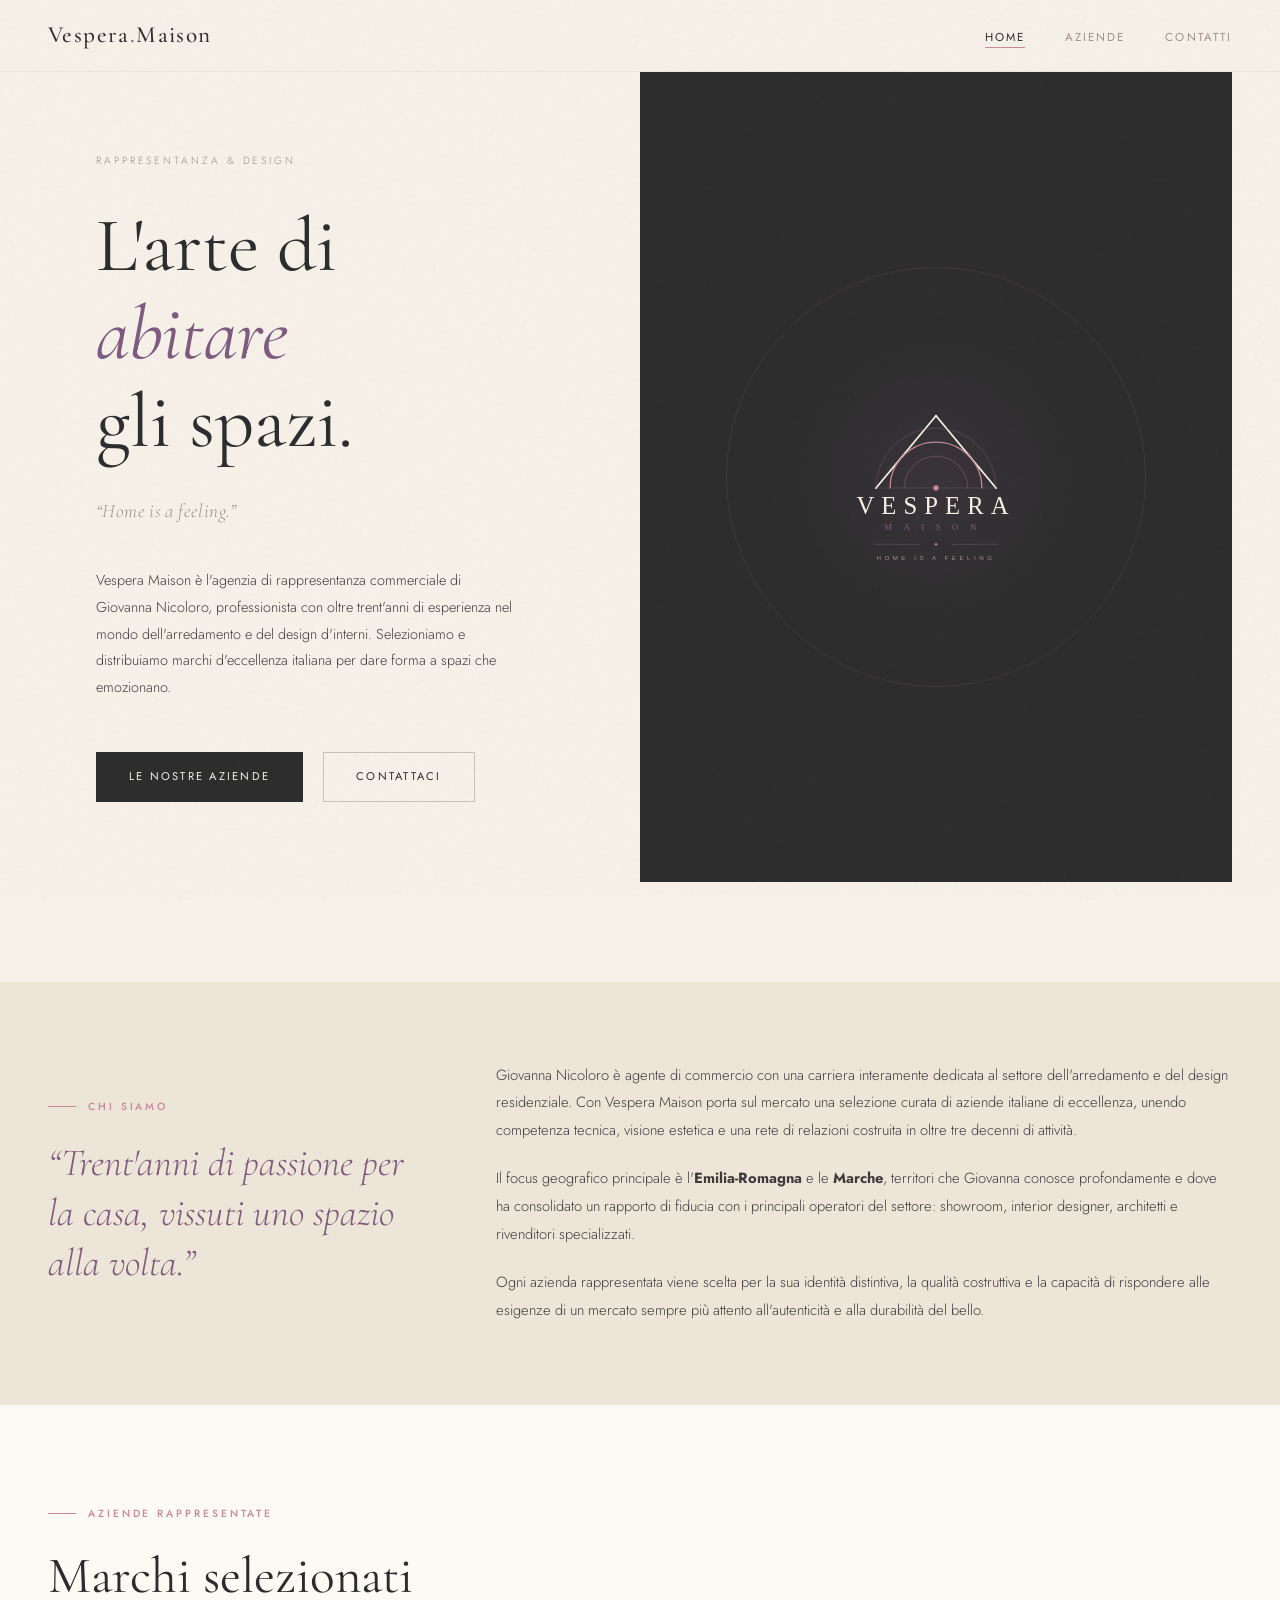
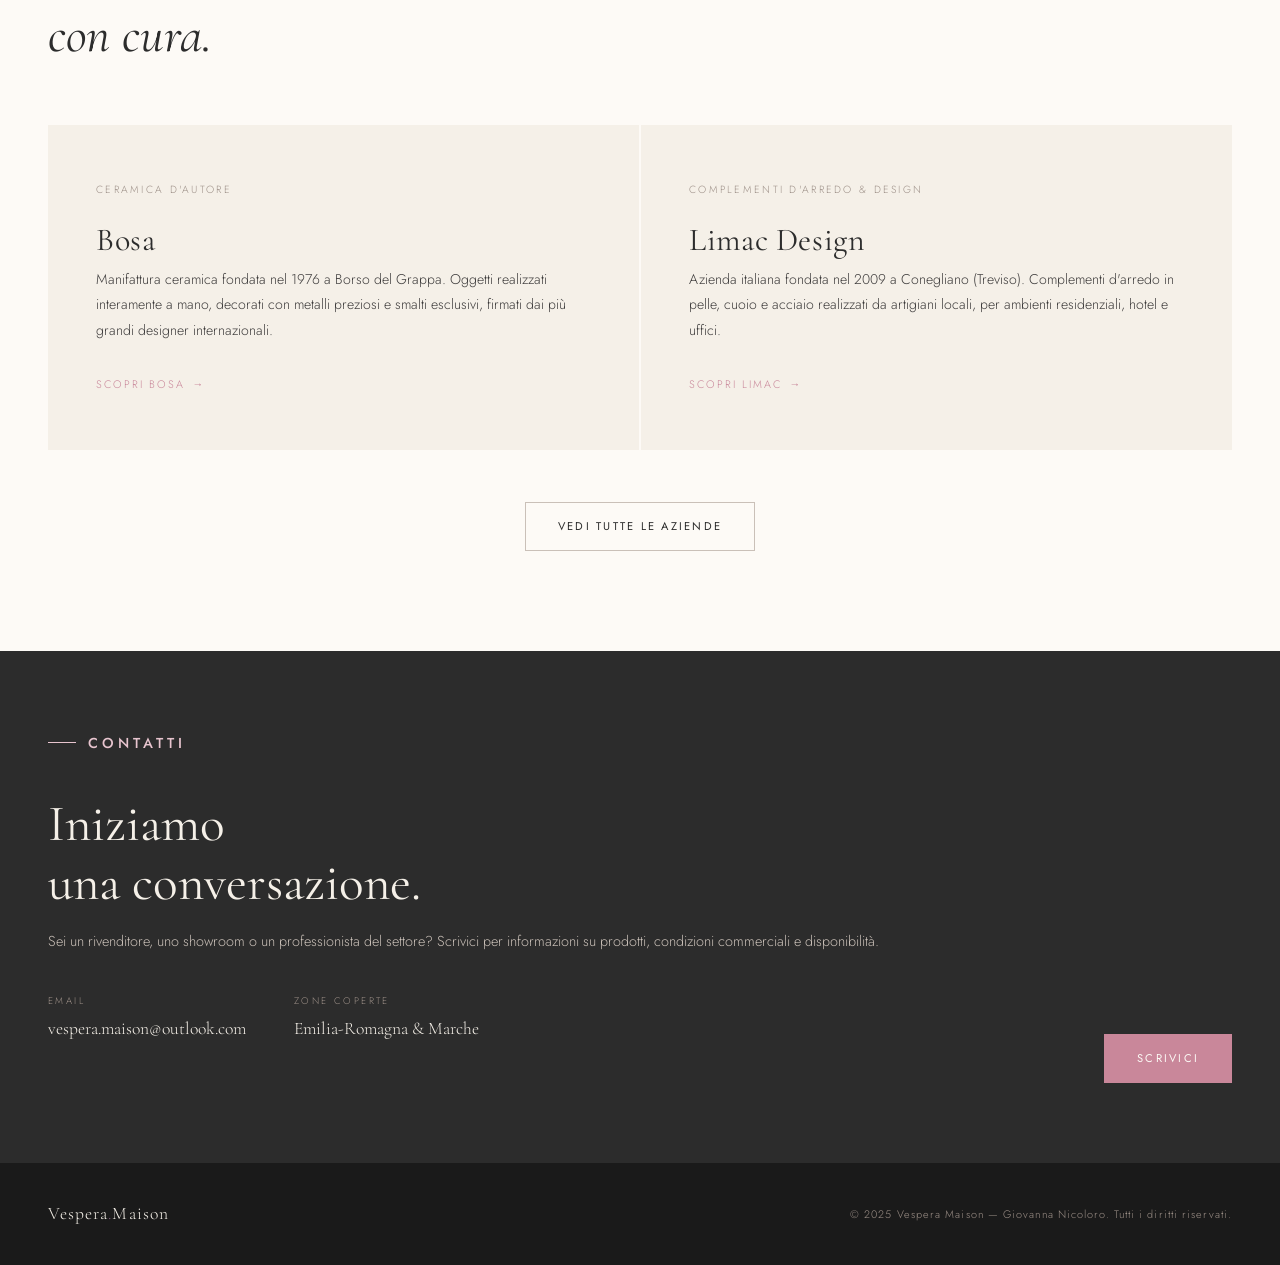
<file: index.html>
<!DOCTYPE html>
<html lang="it">
<head>
  <meta charset="UTF-8" />
  <meta name="viewport" content="width=device-width, initial-scale=1.0" />
  <title>Vespera Maison — Home is a Feeling</title>
  <meta name="description" content="Vespera Maison rappresenta marchi d'eccellenza nel mondo dell'arredamento e del design. Agente di commercio con esperienza trentennale.">
  <link rel="icon" type="image/svg+xml" href="favicon.svg" />
  <link rel="stylesheet" href="style.css" />
</head>
<body>

  <!-- NAV -->
  <nav id="navbar">
    <a class="nav-brand" href="index.html">Vespera<span>.</span>Maison</a>
    <button class="nav-toggle" id="navToggle" aria-label="Menu">
      <span></span><span></span><span></span>
    </button>
    <ul class="nav-links" id="navLinks">
      <li><a href="index.html" class="active">Home</a></li>
      <li><a href="aziende.html">Aziende</a></li>
      <li><a href="contatti.html">Contatti</a></li>
    </ul>
  </nav>

  <!-- HERO -->
  <section class="hero">
    <div class="hero-left">
      <p class="hero-eyebrow">Rappresentanza &amp; Design</p>
      <h1 class="hero-title">
        L'arte di<br>
        <em>abitare</em><br>
        gli spazi.
      </h1>
      <p class="hero-tagline">&ldquo;Home is a feeling.&rdquo;</p>
      <p class="hero-desc">
        Vespera Maison è l'agenzia di rappresentanza commerciale di Giovanna Nicoloro, 
        professionista con oltre trent'anni di esperienza nel mondo dell'arredamento 
        e del design d'interni. Selezioniamo e distribuiamo marchi d'eccellenza italiana 
        per dare forma a spazi che emozionano.
      </p>
      <div class="hero-ctas">
        <a href="aziende.html" class="btn btn-dark">Le nostre aziende</a>
        <a href="contatti.html" class="btn btn-outline">Contattaci</a>
      </div>
    </div>
    <div class="hero-right">
      <div class="hero-right-inner">
        <img src="logo.svg" alt="Vespera Maison" style="width:300px; max-width:85%;" />
      </div>
    </div>
  </section>

  <!-- ABOUT STRIP -->
  <section class="about-strip">
    <div class="container">
      <div class="about-grid">
        <div>
          <p class="section-label">Chi siamo</p>
          <blockquote class="about-quote">
            &ldquo;Trent'anni di passione per la casa, vissuti uno spazio alla volta.&rdquo;
          </blockquote>
        </div>
        <div class="about-text">
          <p>
            Giovanna Nicoloro è agente di commercio con una carriera interamente dedicata 
            al settore dell'arredamento e del design residenziale. Con Vespera Maison porta 
            sul mercato una selezione curata di aziende italiane di eccellenza, unendo 
            competenza tecnica, visione estetica e una rete di relazioni costruita in 
            oltre tre decenni di attività.
          </p>
          <p>
            Il focus geografico principale è l'<strong>Emilia-Romagna</strong> e le <strong>Marche</strong>, 
            territori che Giovanna conosce profondamente e dove ha consolidato un rapporto 
            di fiducia con i principali operatori del settore: showroom, interior designer, 
            architetti e rivenditori specializzati.
          </p>
          <p>
            Ogni azienda rappresentata viene scelta per la sua identità distintiva, la qualità 
            costruttiva e la capacità di rispondere alle esigenze di un mercato sempre più 
            attento all'autenticità e alla durabilità del bello.
          </p>
        </div>
      </div>
    </div>
  </section>

  <!-- BRANDS PREVIEW -->
  <section class="brands-preview">
    <div class="container">
      <p class="section-label fade-up">Aziende rappresentate</p>
      <h2 class="fade-up">Marchi selezionati<br><em>con cura.</em></h2>
    </div>
    <div class="brands-grid" style="margin-top:60px;">
      <div class="brand-card fade-up" onclick="location.href='aziende.html#bosa'">
        <p class="brand-category">Ceramica d'autore</p>
        <h3 class="brand-name">Bosa</h3>
        <p class="brand-desc">
          Manifattura ceramica fondata nel 1976 a Borso del Grappa. Oggetti realizzati 
          interamente a mano, decorati con metalli preziosi e smalti esclusivi, firmati 
          dai più grandi designer internazionali.
        </p>
        <span class="brand-link-arrow">Scopri Bosa</span>
      </div>
      <div class="brand-card fade-up" onclick="location.href='aziende.html#limac'">
        <p class="brand-category">Complementi d'arredo &amp; Design</p>
        <h3 class="brand-name">Limac Design</h3>
        <p class="brand-desc">
          Azienda italiana fondata nel 2009 a Conegliano (Treviso). Complementi d'arredo 
          in pelle, cuoio e acciaio realizzati da artigiani locali, per ambienti residenziali, 
          hotel e uffici.
        </p>
        <span class="brand-link-arrow">Scopri Limac</span>
      </div>
    </div>
    <div style="text-align:center; margin-top: 52px;">
      <a href="aziende.html" class="btn btn-outline">Vedi tutte le aziende</a>
    </div>
  </section>

  <!-- CONTACTS STRIP -->
  <section class="contacts-strip">
    <div class="container">
      <div style="display:grid; grid-template-columns:1fr auto; gap:40px; align-items:end; flex-wrap:wrap;">
        <div>
          <p class="section-label">Contatti</p>
          <h2>Iniziamo<br>una conversazione.</h2>
          <p style="margin-top:16px;">
            Sei un rivenditore, uno showroom o un professionista del settore? 
            Scrivici per informazioni su prodotti, condizioni commerciali e disponibilità.
          </p>
          <div class="contacts-inline" style="margin-top:40px;">
            <div class="contact-item">
              <span class="contact-item-label">Email</span>
              <span class="contact-item-value">
                <a href="mailto:vespera.maison@outlook.com">vespera.maison@outlook.com</a>
              </span>
            </div>
            <div class="contact-item">
              <span class="contact-item-label">Zone coperte</span>
              <span class="contact-item-value">Emilia-Romagna &amp; Marche</span>
            </div>
          </div>
        </div>
        <div>
          <a href="contatti.html" class="btn btn-rosa">Scrivici</a>
        </div>
      </div>
    </div>
  </section>

  <!-- FOOTER -->
  <footer>
    <span class="footer-brand">Vespera<span>.</span>Maison</span>
    <span class="footer-copy">&copy; 2025 Vespera Maison — Giovanna Nicoloro. Tutti i diritti riservati.</span>
  </footer>

  <script>
    // Nav scroll
    const navbar = document.getElementById('navbar');
    window.addEventListener('scroll', () => {
      navbar.classList.toggle('scrolled', window.scrollY > 20);
    });

    // Mobile toggle
    document.getElementById('navToggle').addEventListener('click', () => {
      document.getElementById('navLinks').classList.toggle('open');
    });

    // Fade-up on scroll
    const obs = new IntersectionObserver((entries) => {
      entries.forEach(e => { if (e.isIntersecting) e.target.classList.add('visible'); });
    }, { threshold: 0.12 });
    document.querySelectorAll('.fade-up').forEach(el => obs.observe(el));
  </script>

</body>
</html>
</file>
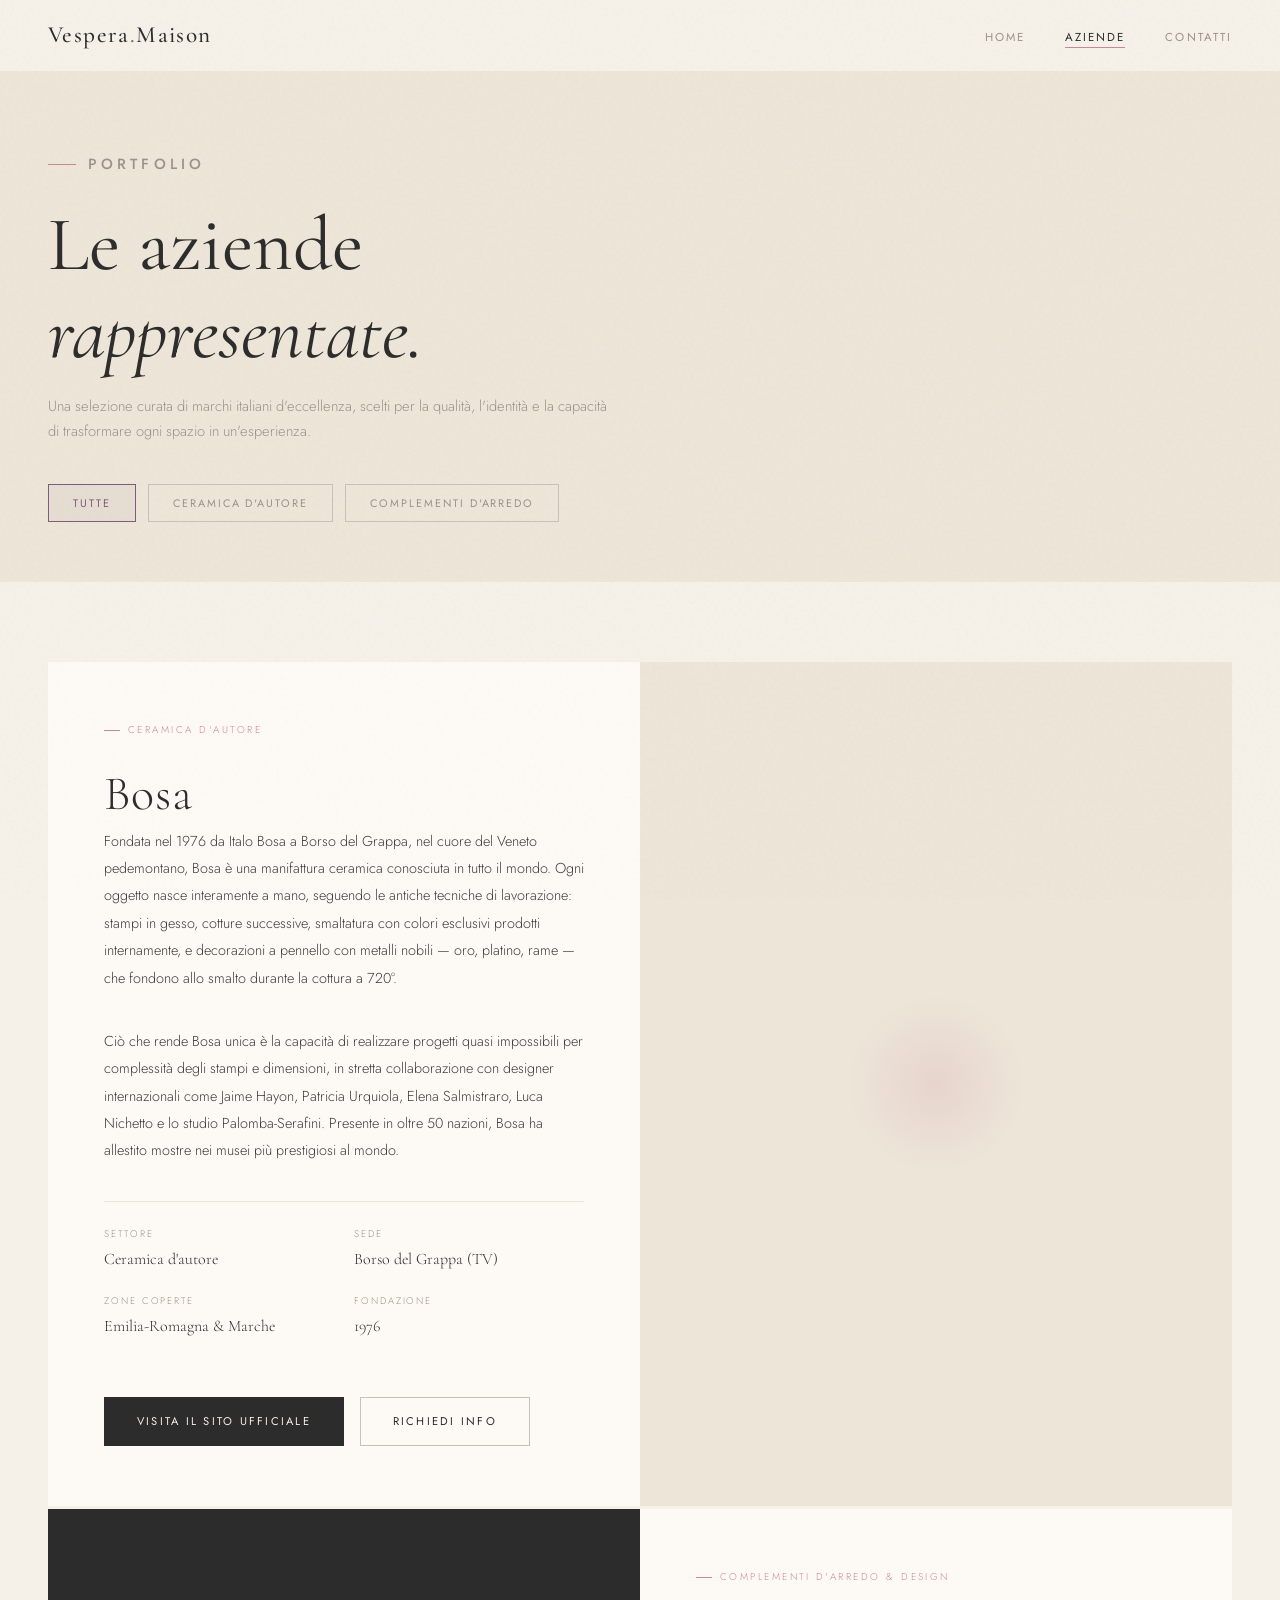
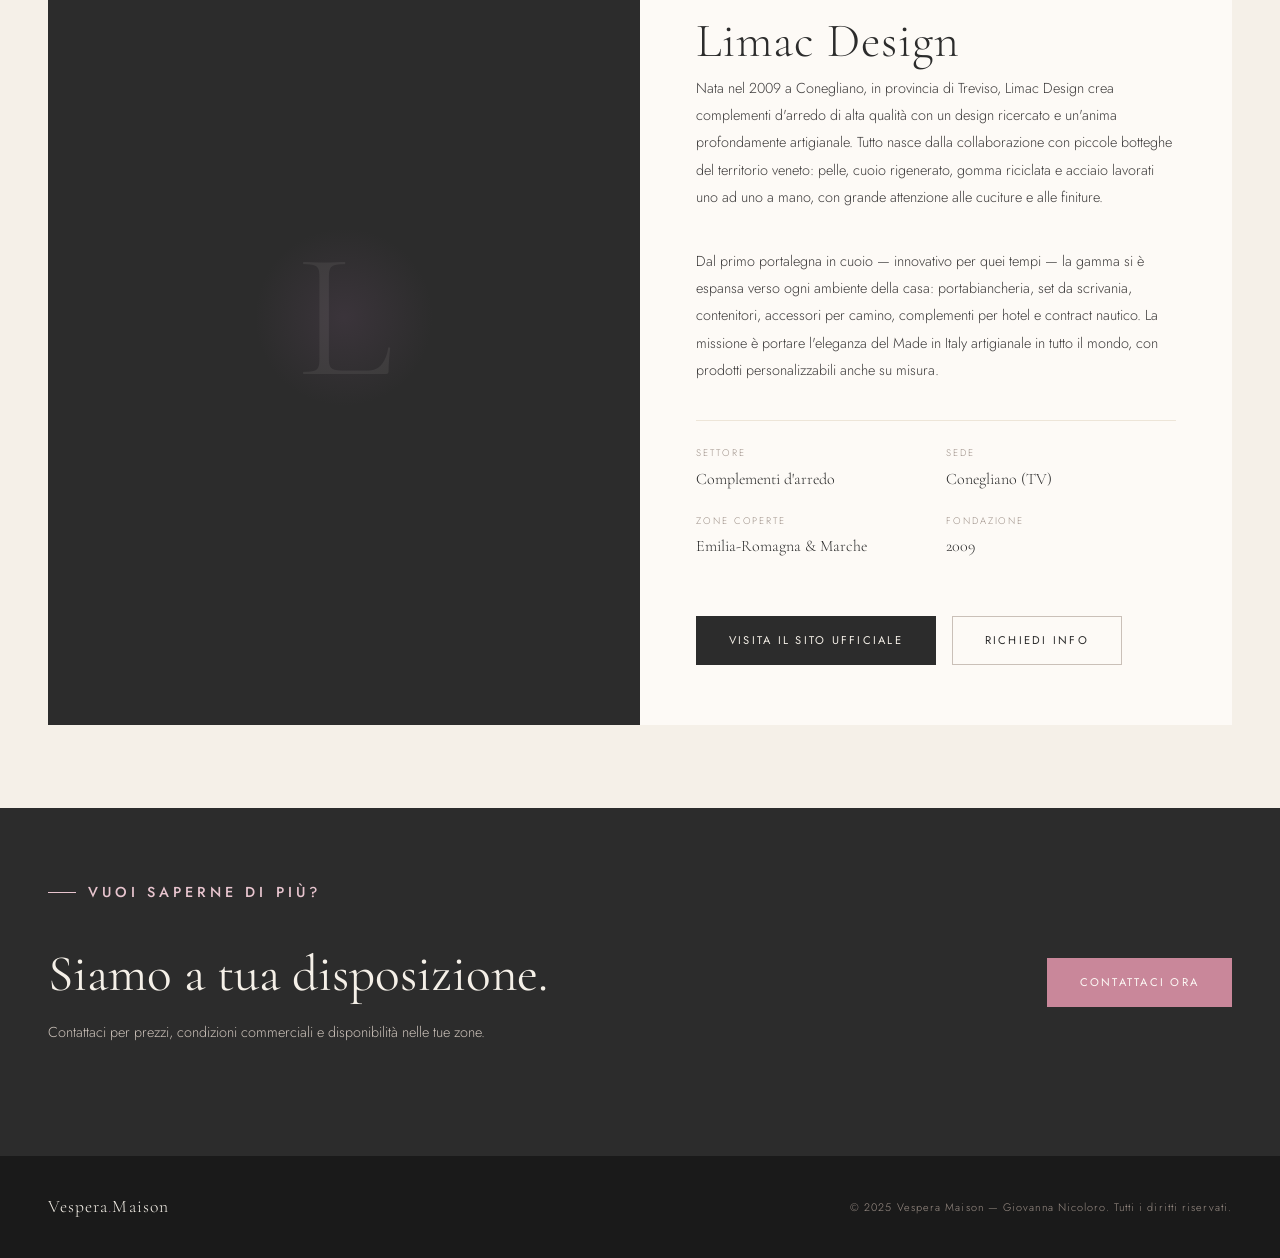
<file: aziende.html>
<!DOCTYPE html>
<html lang="it">
<head>
  <meta charset="UTF-8" />
  <meta name="viewport" content="width=device-width, initial-scale=1.0" />
  <title>Aziende — Vespera Maison</title>
  <meta name="description" content="Scopri le aziende rappresentate da Vespera Maison: Bosa e Limac Design. Eccellenza italiana nell'arredamento e nel design.">
  <link rel="icon" type="image/svg+xml" href="favicon.svg" />
  <link rel="stylesheet" href="style.css" /></head>
<body>

  <!-- NAV -->
  <nav id="navbar">
    <a class="nav-brand" href="index.html">Vespera<span>.</span>Maison</a>
    <button class="nav-toggle" id="navToggle" aria-label="Menu">
      <span></span><span></span><span></span>
    </button>
    <ul class="nav-links" id="navLinks">
      <li><a href="index.html">Home</a></li>
      <li><a href="aziende.html" class="active">Aziende</a></li>
      <li><a href="contatti.html">Contatti</a></li>
    </ul>
  </nav>

  <!-- PAGE HERO -->
  <div class="page-hero">
    <div class="container">
      <p class="section-label">Portfolio</p>
      <h1>Le aziende<br><em>rappresentate.</em></h1>
      <p>
        Una selezione curata di marchi italiani d'eccellenza, scelti per la qualità, 
        l'identità e la capacità di trasformare ogni spazio in un'esperienza.
      </p>

      <!-- FILTER BAR -->
      <div class="filter-bar">
        <button class="filter-btn active" data-filter="all">Tutte</button>
        <button class="filter-btn" data-filter="ceramica">Ceramica d'autore</button>
        <button class="filter-btn" data-filter="complementi">Complementi d'arredo</button>
      </div>
    </div>
  </div>

  <!-- BRANDS -->
  <section class="brands-section">
    <div class="container">

      <!-- BOSA -->
      <div class="brand-detail-card fade-up" id="bosa" data-category="ceramica">
        <div class="brand-detail-info">
          <div>
            <p class="brand-detail-tag">Ceramica d'autore</p>
            <h2 class="brand-detail-name">Bosa</h2>
            <p class="brand-detail-desc">
              Fondata nel 1976 da Italo Bosa a Borso del Grappa, nel cuore del Veneto pedemontano, 
              Bosa è una manifattura ceramica conosciuta in tutto il mondo. Ogni oggetto nasce 
              interamente a mano, seguendo le antiche tecniche di lavorazione: stampi in gesso, 
              cotture successive, smaltatura con colori esclusivi prodotti internamente, e 
              decorazioni a pennello con metalli nobili — oro, platino, rame — che fondono 
              allo smalto durante la cottura a 720°.
            </p>
            <p class="brand-detail-desc">
              Ciò che rende Bosa unica è la capacità di realizzare progetti quasi impossibili 
              per complessità degli stampi e dimensioni, in stretta collaborazione con designer 
              internazionali come Jaime Hayon, Patricia Urquiola, Elena Salmistraro, Luca Nichetto 
              e lo studio Palomba-Serafini. Presente in oltre 50 nazioni, Bosa ha allestito 
              mostre nei musei più prestigiosi al mondo.
            </p>
          </div>
          <div>
            <div class="brand-detail-meta">
              <div>
                <p class="meta-item-label">Settore</p>
                <p class="meta-item-value">Ceramica d'autore</p>
              </div>
              <div>
                <p class="meta-item-label">Sede</p>
                <p class="meta-item-value">Borso del Grappa (TV)</p>
              </div>
              <div>
                <p class="meta-item-label">Zone coperte</p>
                <p class="meta-item-value">Emilia-Romagna &amp; Marche</p>
              </div>
              <div>
                <p class="meta-item-label">Fondazione</p>
                <p class="meta-item-value">1976</p>
              </div>
            </div>
            <div style="display:flex; gap:16px; flex-wrap:wrap;">
              <a href="https://www.bosatrade.com/" target="_blank" rel="noopener" class="btn btn-dark">
                Visita il sito ufficiale
              </a>
              <a href="contatti.html" class="btn btn-outline">Richiedi info</a>
            </div>
          </div>
        </div>
        <div class="brand-detail-visual">
          <span class="brand-visual-letter">B</span>
          <div class="brand-visual-accent"></div>
        </div>
      </div>

      <!-- LIMAC -->
      <div class="brand-detail-card fade-up" id="limac" data-category="complementi">
        <div class="brand-detail-visual dark">
          <span class="brand-visual-letter">L</span>
          <div class="brand-visual-accent" style="background: radial-gradient(circle, var(--viola) 0%, transparent 70%);"></div>
        </div>
        <div class="brand-detail-info">
          <div>
            <p class="brand-detail-tag">Complementi d'arredo &amp; Design</p>
            <h2 class="brand-detail-name">Limac Design</h2>
            <p class="brand-detail-desc">
              Nata nel 2009 a Conegliano, in provincia di Treviso, Limac Design crea complementi 
              d'arredo di alta qualità con un design ricercato e un'anima profondamente artigianale. 
              Tutto nasce dalla collaborazione con piccole botteghe del territorio veneto: 
              pelle, cuoio rigenerato, gomma riciclata e acciaio lavorati uno ad uno a mano, 
              con grande attenzione alle cuciture e alle finiture.
            </p>
            <p class="brand-detail-desc">
              Dal primo portalegna in cuoio — innovativo per quei tempi — la gamma si è espansa 
              verso ogni ambiente della casa: portabiancheria, set da scrivania, contenitori, 
              accessori per camino, complementi per hotel e contract nautico. La missione è 
              portare l'eleganza del Made in Italy artigianale in tutto il mondo, con prodotti 
              personalizzabili anche su misura.
            </p>
          </div>
          <div>
            <div class="brand-detail-meta">
              <div>
                <p class="meta-item-label">Settore</p>
                <p class="meta-item-value">Complementi d'arredo</p>
              </div>
              <div>
                <p class="meta-item-label">Sede</p>
                <p class="meta-item-value">Conegliano (TV)</p>
              </div>
              <div>
                <p class="meta-item-label">Zone coperte</p>
                <p class="meta-item-value">Emilia-Romagna &amp; Marche</p>
              </div>
              <div>
                <p class="meta-item-label">Fondazione</p>
                <p class="meta-item-value">2009</p>
              </div>
            </div>
            <div style="display:flex; gap:16px; flex-wrap:wrap;">
              <a href="https://www.limacdesign.com/" target="_blank" rel="noopener" class="btn btn-dark">
                Visita il sito ufficiale
              </a>
              <a href="contatti.html" class="btn btn-outline">Richiedi info</a>
            </div>
          </div>
        </div>
      </div>

    </div>
  </section>

  <!-- CTA BOTTOM -->
  <section class="contacts-strip" style="padding: 72px 48px;">
    <div class="container" style="display:flex; justify-content:space-between; align-items:center; flex-wrap:wrap; gap:32px;">
      <div>
        <p class="section-label">Vuoi saperne di più?</p>
        <h2 style="color:var(--crema);">Siamo a tua disposizione.</h2>
        <p style="margin-top:12px;">Contattaci per prezzi, condizioni commerciali e disponibilità nelle tue zone.</p>
      </div>
      <a href="contatti.html" class="btn btn-rosa">Contattaci ora</a>
    </div>
  </section>

  <!-- FOOTER -->
  <footer>
    <span class="footer-brand">Vespera<span>.</span>Maison</span>
    <span class="footer-copy">&copy; 2025 Vespera Maison — Giovanna Nicoloro. Tutti i diritti riservati.</span>
  </footer>

  <script>
    // Nav
    const navbar = document.getElementById('navbar');
    window.addEventListener('scroll', () => {
      navbar.classList.toggle('scrolled', window.scrollY > 20);
    });
    document.getElementById('navToggle').addEventListener('click', () => {
      document.getElementById('navLinks').classList.toggle('open');
    });

    // Filter
    const filterBtns = document.querySelectorAll('.filter-btn');
    const cards = document.querySelectorAll('.brand-detail-card');

    filterBtns.forEach(btn => {
      btn.addEventListener('click', () => {
        filterBtns.forEach(b => b.classList.remove('active'));
        btn.classList.add('active');
        const f = btn.dataset.filter;
        cards.forEach(card => {
          if (f === 'all' || card.dataset.category === f) {
            card.classList.remove('hidden');
          } else {
            card.classList.add('hidden');
          }
        });
      });
    });

    // Anchor scroll
    if (window.location.hash) {
      setTimeout(() => {
        const el = document.querySelector(window.location.hash);
        if (el) el.scrollIntoView({ behavior: 'smooth', block: 'start' });
      }, 300);
    }

    // Fade-up
    const obs = new IntersectionObserver((entries) => {
      entries.forEach(e => { if (e.isIntersecting) e.target.classList.add('visible'); });
    }, { threshold: 0.1 });
    document.querySelectorAll('.fade-up').forEach(el => obs.observe(el));
  </script>

</body>
</html>
</file>
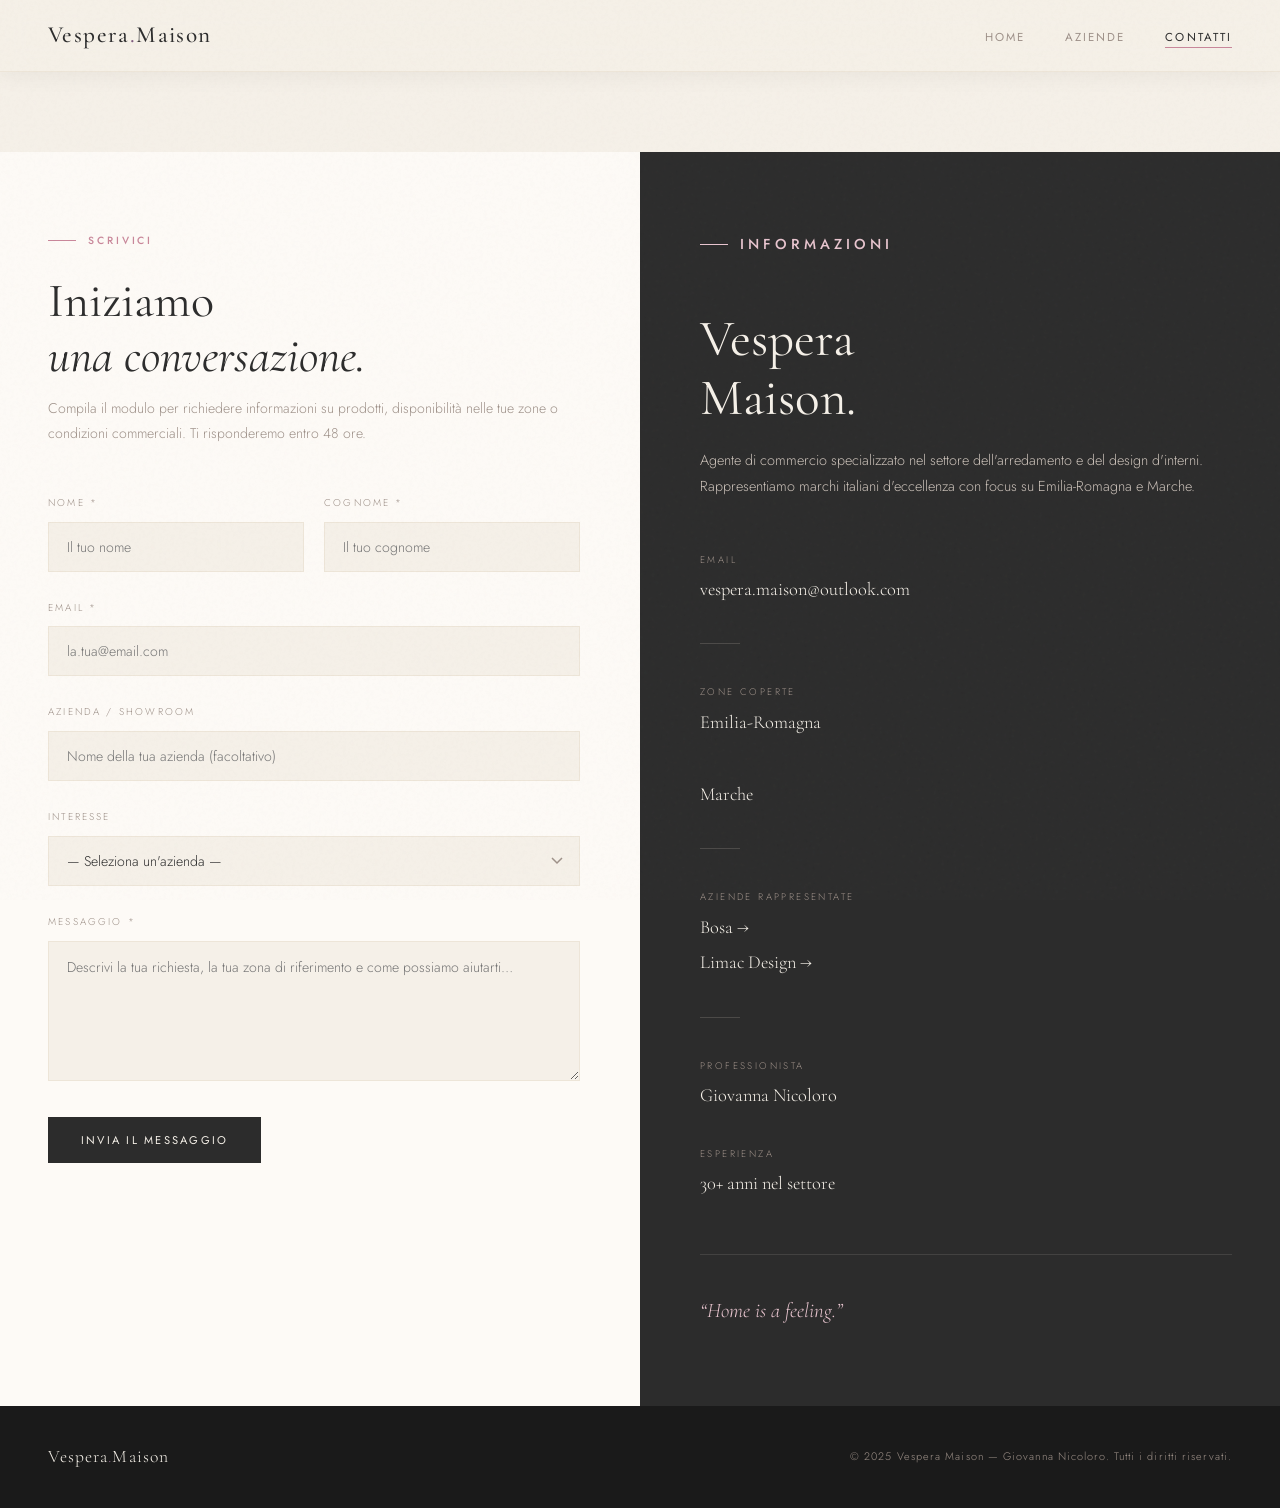
<file: contatti.html>
<!DOCTYPE html>
<html lang="it">
<head>
  <meta charset="UTF-8" />
  <meta name="viewport" content="width=device-width, initial-scale=1.0" />
  <title>Contatti — Vespera Maison</title>
  <meta name="description" content="Contatta Vespera Maison per informazioni su Bosa e Limac Design. Agente di commercio per Emilia-Romagna e Marche.">
  <link rel="icon" type="image/svg+xml" href="favicon.svg" />
  <link rel="stylesheet" href="style.css" /></head>
<body>

  <!-- NAV -->
  <nav id="navbar" class="scrolled">
    <a class="nav-brand" href="index.html">Vespera<span>.</span>Maison</a>
    <button class="nav-toggle" id="navToggle" aria-label="Menu">
      <span></span><span></span><span></span>
    </button>
    <ul class="nav-links" id="navLinks">
      <li><a href="index.html">Home</a></li>
      <li><a href="aziende.html">Aziende</a></li>
      <li><a href="contatti.html" class="active">Contatti</a></li>
    </ul>
  </nav>

  <!-- CONTACTS LAYOUT -->
  <main class="contacts-page">

    <!-- FORM COLUMN -->
    <div class="contacts-form-col">
      <p class="section-label">Scrivici</p>
      <h1 style="font-size: clamp(2rem, 4vw, 3rem); margin-bottom: 12px;">
        Iniziamo<br><em>una conversazione.</em>
      </h1>
      <p style="color: var(--tortora); font-size:0.88rem; margin-bottom: 48px; line-height:1.8;">
        Compila il modulo per richiedere informazioni su prodotti, disponibilità 
        nelle tue zone o condizioni commerciali. Ti risponderemo entro 48 ore.
      </p>

      <!-- FORMSPREE FORM — sostituisci YOUR_FORM_ID con il tuo ID Formspree -->
      <form id="contactForm" action="https://formspree.io/f/xzdwnwap" method="POST">

        <div style="display:grid; grid-template-columns:1fr 1fr; gap:20px;">
          <div class="form-group">
            <label class="form-label" for="nome">Nome *</label>
            <input class="form-input" type="text" id="nome" name="nome" required placeholder="Il tuo nome" />
          </div>
          <div class="form-group">
            <label class="form-label" for="cognome">Cognome *</label>
            <input class="form-input" type="text" id="cognome" name="cognome" required placeholder="Il tuo cognome" />
          </div>
        </div>

        <div class="form-group">
          <label class="form-label" for="email">Email *</label>
          <input class="form-input" type="email" id="email" name="email" required placeholder="la.tua@email.com" />
        </div>

        <div class="form-group">
          <label class="form-label" for="azienda">Azienda / Showroom</label>
          <input class="form-input" type="text" id="azienda" name="azienda" placeholder="Nome della tua azienda (facoltativo)" />
        </div>

        <div class="form-group">
          <label class="form-label" for="interesse">Interesse</label>
          <select class="form-select" id="interesse" name="interesse">
            <option value="">— Seleziona un'azienda —</option>
            <option value="bosa">Bosa</option>
            <option value="limac">Limac Design</option>
            <option value="entrambe">Entrambe le aziende</option>
            <option value="generale">Informazioni generali</option>
          </select>
        </div>

        <div class="form-group">
          <label class="form-label" for="messaggio">Messaggio *</label>
          <textarea class="form-textarea" id="messaggio" name="messaggio" required
            placeholder="Descrivi la tua richiesta, la tua zona di riferimento e come possiamo aiutarti…"></textarea>
        </div>

        <!-- Honeypot anti-spam -->
        <input type="text" name="_gotcha" style="display:none" />
        <input type="hidden" name="_subject" value="Nuova richiesta — Vespera Maison" />

        <div class="form-submit-row">
          <button type="submit" class="btn btn-dark">Invia il messaggio</button>
          <p class="form-success" id="formSuccess">
            ✓ Messaggio inviato. Ti risponderemo presto.
          </p>
        </div>

      </form>
    </div>

    <!-- INFO COLUMN -->
    <div class="contacts-info-col">
      <p class="section-label">Informazioni</p>
      <h2>Vespera<br>Maison.</h2>
      <p>
        Agente di commercio specializzato nel settore dell'arredamento e del design d'interni. 
        Rappresentiamo marchi italiani d'eccellenza con focus su Emilia-Romagna e Marche.
      </p>

      <div class="info-block">
        <p class="info-block-label">Email</p>
        <p class="info-block-value">
          <a href="mailto:vespera.maison@outlook.com">vespera.maison@outlook.com</a>
        </p>
      </div>

      <div class="info-divider"></div>

      <div class="info-block">
        <p class="info-block-label">Zone coperte</p>
        <p class="info-block-value">Emilia-Romagna</p>
      </div>

      <div class="info-block" style="margin-top:-16px;">
        <p class="info-block-label">&nbsp;</p>
        <p class="info-block-value">Marche</p>
      </div>

      <div class="info-divider"></div>

      <div class="info-block">
        <p class="info-block-label">Aziende rappresentate</p>
        <p class="info-block-value">
          <a href="https://www.bosatrade.com/" target="_blank" rel="noopener"
             style="display:block; margin-bottom:8px;">
            Bosa →
          </a>
          <a href="https://www.limacdesign.com/" target="_blank" rel="noopener">
            Limac Design →
          </a>
        </p>
      </div>

      <div class="info-divider"></div>

      <div class="info-block">
        <p class="info-block-label">Professionista</p>
        <p class="info-block-value">Giovanna Nicoloro</p>
      </div>

      <div class="info-block" style="margin-top:4px;">
        <p class="info-block-label">Esperienza</p>
        <p class="info-block-value">30+ anni nel settore</p>
      </div>

      <!-- Decorative quote -->
      <div style="margin-top: 56px; padding-top: 40px; border-top: 1px solid rgba(202,192,184,0.15);">
        <p style="font-family: var(--font-display); font-size: 1.3rem; font-style: italic; color: var(--rosa-lt); line-height: 1.5;">
          &ldquo;Home is a feeling.&rdquo;
        </p>
      </div>
    </div>

  </main>

  <!-- FOOTER -->
  <footer>
    <span class="footer-brand">Vespera<span>.</span>Maison</span>
    <span class="footer-copy">&copy; 2025 Vespera Maison — Giovanna Nicoloro. Tutti i diritti riservati.</span>
  </footer>

  <script>
    // Nav
    document.getElementById('navToggle').addEventListener('click', () => {
      document.getElementById('navLinks').classList.toggle('open');
    });

    // Form AJAX (Formspree)
    const form = document.getElementById('contactForm');
    form.addEventListener('submit', async (e) => {
      e.preventDefault();
      const btn = form.querySelector('button[type="submit"]');
      btn.textContent = 'Invio in corso…';
      btn.disabled = true;

      try {
        const resp = await fetch(form.action, {
          method: 'POST',
          body: new FormData(form),
          headers: { 'Accept': 'application/json' }
        });
        if (resp.ok) {
          form.reset();
          document.getElementById('formSuccess').classList.add('show');
          btn.textContent = 'Messaggio inviato ✓';
        } else {
          btn.textContent = 'Errore — riprova';
          btn.disabled = false;
        }
      } catch {
        btn.textContent = 'Errore — riprova';
        btn.disabled = false;
      }
    });
  </script>

</body>
</html>
</file>
<file: style.css>
/* ============================================================
   VESPERA MAISON — Stylesheet
   Palette: antracite, tortora, crema, viola/rosa
   ============================================================ */

@import url('https://fonts.googleapis.com/css2?family=Cormorant+Garamond:ital,wght@0,300;0,400;0,500;0,600;1,300;1,400&family=Jost:wght@200;300;400;500&display=swap');

/* ── Variables ── */
:root {
  --antracite:   #2c2c2c;
  --antracite-2: #3d3b3b;
  --tortora:     #9e9189;
  --tortora-lt:  #cac0b8;
  --crema:       #f5f0e8;
  --crema-dk:    #ede5d8;
  --viola:       #7e5a7e;
  --rosa:        #c9879a;
  --rosa-lt:     #e8c5cf;
  --white:       #fdfaf6;

  --font-display: 'Cormorant Garamond', Georgia, serif;
  --font-body:    'Jost', sans-serif;

  --nav-h: 72px;
  --max-w: 1200px;
  --transition: 0.35s cubic-bezier(0.25, 0.46, 0.45, 0.94);
}

/* ── Reset ── */
*, *::before, *::after { box-sizing: border-box; margin: 0; padding: 0; }
html { scroll-behavior: smooth; font-size: 16px; }
body {
  background: var(--crema);
  color: var(--antracite);
  font-family: var(--font-body);
  font-weight: 300;
  line-height: 1.7;
  -webkit-font-smoothing: antialiased;
}
img { display: block; max-width: 100%; }
a { color: inherit; text-decoration: none; }
ul { list-style: none; }

/* ── Noise texture overlay ── */
body::before {
  content: '';
  position: fixed;
  inset: 0;
  background-image: url("data:image/svg+xml,%3Csvg viewBox='0 0 256 256' xmlns='http://www.w3.org/2000/svg'%3E%3Cfilter id='n'%3E%3CfeTurbulence type='fractalNoise' baseFrequency='0.9' numOctaves='4' stitchTiles='stitch'/%3E%3C/filter%3E%3Crect width='100%25' height='100%25' filter='url(%23n)' opacity='0.04'/%3E%3C/svg%3E");
  pointer-events: none;
  z-index: 9999;
  opacity: 0.5;
}

/* ── Navigation ── */
nav {
  position: fixed;
  top: 0; left: 0; right: 0;
  z-index: 100;
  height: var(--nav-h);
  display: flex;
  align-items: center;
  padding: 0 48px;
  background: var(--crema);
  border-bottom: 1px solid var(--crema-dk);
  transition: background var(--transition), box-shadow var(--transition);
}
nav.scrolled {
  background: rgba(245, 240, 232, 0.96);
  backdrop-filter: blur(12px);
  box-shadow: 0 1px 24px rgba(44,44,44,0.07);
}
.nav-brand {
  font-family: var(--font-display);
  font-size: 1.45rem;
  font-weight: 500;
  letter-spacing: 0.06em;
  color: var(--antracite);
  flex: 1;
}
.nav-brand span {
  color: var(--viola);
}
.nav-links {
  display: flex;
  gap: 40px;
  align-items: center;
}
.nav-links a {
  font-family: var(--font-body);
  font-size: 0.72rem;
  font-weight: 400;
  letter-spacing: 0.18em;
  text-transform: uppercase;
  color: var(--tortora);
  transition: color var(--transition);
  position: relative;
}
.nav-links a::after {
  content: '';
  position: absolute;
  bottom: -3px; left: 0;
  width: 0; height: 1px;
  background: var(--rosa);
  transition: width var(--transition);
}
.nav-links a:hover,
.nav-links a.active { color: var(--antracite); }
.nav-links a:hover::after,
.nav-links a.active::after { width: 100%; }

/* Hamburger mobile */
.nav-toggle {
  display: none;
  flex-direction: column;
  gap: 5px;
  cursor: pointer;
  padding: 4px;
}
.nav-toggle span {
  display: block;
  width: 24px; height: 1px;
  background: var(--antracite);
  transition: var(--transition);
}

/* ── Section commons ── */
section { padding: 100px 48px; }
.container { max-width: var(--max-w); margin: 0 auto; }

.section-label {
  font-family: var(--font-body);
  font-size: 0.65rem;
  font-weight: 500;
  letter-spacing: 0.28em;
  text-transform: uppercase;
  color: var(--rosa);
  margin-bottom: 24px;
  display: flex;
  align-items: center;
  gap: 12px;
}
.section-label::before {
  content: '';
  display: block;
  width: 28px; height: 1px;
  background: var(--rosa);
}

h1, h2, h3 {
  font-family: var(--font-display);
  font-weight: 400;
  line-height: 1.15;
}
h1 { font-size: clamp(2.8rem, 6vw, 5.5rem); }
h2 { font-size: clamp(2rem, 4vw, 3.4rem); }
h3 { font-size: 1.55rem; }

/* ── Hero ── */
.hero {
  min-height: 100vh;
  display: grid;
  grid-template-columns: 1fr 1fr;
  padding-top: var(--nav-h);
  overflow: hidden;
}
.hero-left {
  display: flex;
  flex-direction: column;
  justify-content: center;
  padding: 80px 60px 80px 48px;
}
.hero-eyebrow {
  font-size: 0.65rem;
  letter-spacing: 0.28em;
  text-transform: uppercase;
  color: var(--tortora);
  margin-bottom: 32px;
}
.hero-title {
  margin-bottom: 28px;
  color: var(--antracite);
}
.hero-title em {
  font-style: italic;
  color: var(--viola);
}
.hero-tagline {
  font-family: var(--font-display);
  font-size: 1.2rem;
  font-style: italic;
  color: var(--tortora);
  margin-bottom: 40px;
  letter-spacing: 0.02em;
}
.hero-desc {
  font-size: 0.9rem;
  color: var(--antracite-2);
  max-width: 420px;
  line-height: 1.85;
  margin-bottom: 52px;
}
.hero-ctas {
  display: flex;
  gap: 20px;
  flex-wrap: wrap;
}
.hero-right {
  background: var(--antracite);
  position: relative;
  display: flex;
  align-items: center;
  justify-content: center;
  overflow: hidden;
}
.hero-right-inner {
  position: relative;
  z-index: 2;
  display: flex;
  flex-direction: column;
  align-items: center;
  justify-content: center;
  width: 100%;
  height: 100%;
}
.hero-monogram {
  font-family: var(--font-display);
  font-size: clamp(6rem, 12vw, 11rem);
  font-weight: 300;
  color: rgba(255,255,255,0.06);
  line-height: 1;
  position: absolute;
  top: 50%; left: 50%;
  transform: translate(-50%, -50%);
  user-select: none;
  letter-spacing: -0.04em;
}
.hero-stat {
  color: var(--crema);
  display: flex;
  flex-direction: column;
  align-items: center;
  gap: 6px;
}
.hero-stat-num {
  font-family: var(--font-display);
  font-size: 3.5rem;
  font-weight: 300;
  color: var(--rosa-lt);
  display: block;
  line-height: 1;
}
.hero-stat-label {
  font-size: 0.68rem;
  letter-spacing: 0.22em;
  text-transform: uppercase;
  color: var(--tortora-lt);
}
.hero-divider {
  width: 1px;
  height: 60px;
  background: var(--tortora);
  opacity: 0.3;
  margin: 28px auto;
}
/* decorative circles */
.hero-right::before {
  content: '';
  position: absolute;
  width: 420px; height: 420px;
  border-radius: 50%;
  border: 1px solid rgba(201,135,154,0.12);
  top: 50%; left: 50%;
  transform: translate(-50%,-50%);
}
.hero-right::after {
  content: '';
  position: absolute;
  width: 280px; height: 280px;
  border-radius: 50%;
  background: radial-gradient(circle, rgba(126,90,126,0.15) 0%, transparent 70%);
  top: 50%; left: 50%;
  transform: translate(-50%,-50%);
}

/* ── Buttons ── */
.btn {
  display: inline-block;
  padding: 14px 32px;
  font-family: var(--font-body);
  font-size: 0.7rem;
  font-weight: 400;
  letter-spacing: 0.2em;
  text-transform: uppercase;
  border: 1px solid currentColor;
  transition: background var(--transition), color var(--transition), border-color var(--transition);
  cursor: pointer;
}
.btn-dark {
  color: var(--crema);
  background: var(--antracite);
  border-color: var(--antracite);
}
.btn-dark:hover {
  background: var(--viola);
  border-color: var(--viola);
  color: var(--white);
}
.btn-outline {
  color: var(--antracite);
  background: transparent;
  border-color: var(--tortora-lt);
}
.btn-outline:hover {
  border-color: var(--viola);
  color: var(--viola);
}
.btn-rosa {
  color: var(--white);
  background: var(--rosa);
  border-color: var(--rosa);
}
.btn-rosa:hover {
  background: var(--viola);
  border-color: var(--viola);
}

/* ── About strip ── */
.about-strip {
  background: var(--crema-dk);
  padding: 80px 48px;
}
.about-grid {
  display: grid;
  grid-template-columns: 1fr 2fr;
  gap: 80px;
  align-items: center;
}
.about-quote {
  font-family: var(--font-display);
  font-size: clamp(1.6rem, 3vw, 2.4rem);
  font-style: italic;
  color: var(--viola);
  line-height: 1.3;
}
.about-text p {
  font-size: 0.92rem;
  color: var(--antracite-2);
  line-height: 1.9;
  margin-bottom: 20px;
}
.about-text p:last-child { margin-bottom: 0; }

/* ── Brands preview ── */
.brands-preview {
  background: var(--white);
}
.brands-grid {
  display: grid;
  grid-template-columns: 1fr 1fr;
  gap: 2px;
  margin-top: 60px;
}
.brand-card {
  background: var(--crema);
  padding: 56px 48px;
  transition: background var(--transition);
  position: relative;
  overflow: hidden;
  cursor: pointer;
}
.brand-card::before {
  content: '';
  position: absolute;
  bottom: 0; left: 0; right: 0;
  height: 3px;
  background: linear-gradient(90deg, var(--viola), var(--rosa));
  transform: scaleX(0);
  transform-origin: left;
  transition: transform var(--transition);
}
.brand-card:hover { background: var(--crema-dk); }
.brand-card:hover::before { transform: scaleX(1); }
.brand-name {
  font-family: var(--font-display);
  font-size: 2rem;
  font-weight: 400;
  margin-bottom: 8px;
  letter-spacing: 0.02em;
}
.brand-category {
  font-size: 0.65rem;
  letter-spacing: 0.22em;
  text-transform: uppercase;
  color: var(--tortora);
  margin-bottom: 24px;
}
.brand-desc {
  font-size: 0.88rem;
  color: var(--antracite-2);
  line-height: 1.8;
  margin-bottom: 32px;
}
.brand-link-arrow {
  font-size: 0.68rem;
  letter-spacing: 0.18em;
  text-transform: uppercase;
  color: var(--rosa);
  display: flex;
  align-items: center;
  gap: 8px;
  transition: gap var(--transition), color var(--transition);
}
.brand-link-arrow:hover { gap: 14px; color: var(--viola); }
.brand-link-arrow::after { content: '→'; }

/* ── Contacts preview strip ── */
.contacts-strip {
  background: var(--antracite);
  color: var(--crema);
  padding: 80px 48px;
}
.contacts-strip .section-label { color: var(--rosa-lt); }
.contacts-strip .section-label::before { background: var(--rosa-lt); }
.contacts-strip h2 { color: var(--crema); margin-bottom: 16px; }
.contacts-strip p { color: var(--tortora-lt); font-size: 0.9rem; margin-bottom: 40px; }
.contacts-inline {
  display: flex;
  gap: 48px;
  flex-wrap: wrap;
  margin-bottom: 40px;
}
.contact-item {
  display: flex;
  flex-direction: column;
  gap: 4px;
}
.contact-item-label {
  font-size: 0.6rem;
  letter-spacing: 0.25em;
  text-transform: uppercase;
  color: var(--tortora);
}
.contact-item-value {
  font-family: var(--font-display);
  font-size: 1.1rem;
  color: var(--crema);
}

/* ── Footer ── */
footer {
  background: #1a1a1a;
  color: var(--tortora);
  padding: 36px 48px;
  display: flex;
  align-items: center;
  justify-content: space-between;
  flex-wrap: wrap;
  gap: 16px;
}
.footer-brand {
  font-family: var(--font-display);
  font-size: 1.1rem;
  color: var(--crema);
  letter-spacing: 0.06em;
}
.footer-brand span { color: var(--viola); }
.footer-copy {
  font-size: 0.68rem;
  letter-spacing: 0.1em;
  color: var(--tortora);
}

/* ── PAGE: Aziende ── */
.page-hero {
  padding-top: calc(var(--nav-h) + 80px);
  padding-bottom: 60px;
  padding-left: 48px;
  padding-right: 48px;
  background: var(--crema-dk);
}
.page-hero h1 { margin-bottom: 16px; }
.page-hero p {
  font-size: 0.92rem;
  color: var(--tortora);
  max-width: 560px;
}

/* Filter bar */
.filter-bar {
  display: flex;
  gap: 12px;
  flex-wrap: wrap;
  margin: 40px 0 0;
}
.filter-btn {
  padding: 10px 24px;
  font-family: var(--font-body);
  font-size: 0.68rem;
  letter-spacing: 0.18em;
  text-transform: uppercase;
  border: 1px solid var(--tortora-lt);
  background: transparent;
  color: var(--tortora);
  cursor: pointer;
  transition: all var(--transition);
}
.filter-btn:hover,
.filter-btn.active {
  border-color: var(--viola);
  color: var(--viola);
  background: rgba(126,90,126,0.06);
}

/* Brand detail cards */
.brands-section {
  padding: 80px 48px;
}
.brand-detail-card {
  background: var(--white);
  margin-bottom: 3px;
  display: grid;
  grid-template-columns: 1fr 1fr;
  min-height: 380px;
  transition: opacity var(--transition), transform var(--transition);
  overflow: hidden;
}
.brand-detail-card.hidden {
  display: none;
}
.brand-detail-info {
  padding: 60px 56px;
  display: flex;
  flex-direction: column;
  justify-content: space-between;
}
.brand-detail-name {
  font-family: var(--font-display);
  font-size: 3rem;
  font-weight: 300;
  letter-spacing: 0.02em;
  margin-bottom: 6px;
}
.brand-detail-tag {
  font-size: 0.62rem;
  letter-spacing: 0.25em;
  text-transform: uppercase;
  color: var(--rosa);
  margin-bottom: 28px;
  display: flex;
  align-items: center;
  gap: 8px;
}
.brand-detail-tag::before {
  content: '';
  display: inline-block;
  width: 16px; height: 1px;
  background: var(--rosa);
}
.brand-detail-desc {
  font-size: 0.9rem;
  color: var(--antracite-2);
  line-height: 1.9;
  flex: 1;
  margin-bottom: 36px;
}
.brand-detail-meta {
  display: grid;
  grid-template-columns: 1fr 1fr;
  gap: 20px;
  padding: 24px 0;
  border-top: 1px solid var(--crema-dk);
  margin-bottom: 32px;
}
.meta-item-label {
  font-size: 0.6rem;
  letter-spacing: 0.2em;
  text-transform: uppercase;
  color: var(--tortora);
  margin-bottom: 4px;
}
.meta-item-value {
  font-family: var(--font-display);
  font-size: 1rem;
  color: var(--antracite);
}
.brand-detail-visual {
  background: var(--crema-dk);
  display: flex;
  align-items: center;
  justify-content: center;
  position: relative;
  overflow: hidden;
}
.brand-detail-visual.dark { background: var(--antracite); }
.brand-visual-letter {
  font-family: var(--font-display);
  font-size: clamp(8rem, 14vw, 14rem);
  font-weight: 300;
  line-height: 1;
  opacity: 0.08;
  color: var(--crema);
  user-select: none;
}
.brand-detail-visual.dark .brand-visual-letter {
  color: var(--white);
  opacity: 0.07;
}
.brand-visual-accent {
  position: absolute;
  width: 180px; height: 180px;
  border-radius: 50%;
  background: radial-gradient(circle, var(--rosa) 0%, transparent 70%);
  opacity: 0.18;
}

/* ── PAGE: Contatti ── */
.contacts-page {
  padding-top: calc(var(--nav-h) + 80px);
  display: grid;
  grid-template-columns: 1fr 1fr;
  min-height: calc(100vh - var(--nav-h));
}
.contacts-form-col {
  padding: 80px 60px 80px 48px;
  background: var(--white);
}
.contacts-info-col {
  padding: 80px 48px 80px 60px;
  background: var(--antracite);
  color: var(--crema);
}
.contacts-info-col .section-label { color: var(--rosa-lt); }
.contacts-info-col .section-label::before { background: var(--rosa-lt); }
.contacts-info-col h2 { color: var(--crema); margin-bottom: 20px; }
.contacts-info-col > p { color: var(--tortora-lt); font-size: 0.9rem; line-height: 1.8; margin-bottom: 52px; }

.info-block {
  margin-bottom: 36px;
}
.info-block-label {
  font-size: 0.6rem;
  letter-spacing: 0.25em;
  text-transform: uppercase;
  color: var(--tortora);
  margin-bottom: 8px;
}
.info-block-value {
  font-family: var(--font-display);
  font-size: 1.15rem;
  color: var(--crema);
  line-height: 1.5;
}
.info-block-value a { transition: color var(--transition); }
.info-block-value a:hover { color: var(--rosa-lt); }

.info-divider {
  width: 40px; height: 1px;
  background: rgba(202,192,184,0.2);
  margin: 40px 0;
}

/* Form */
.form-group {
  margin-bottom: 28px;
}
.form-label {
  display: block;
  font-size: 0.62rem;
  letter-spacing: 0.22em;
  text-transform: uppercase;
  color: var(--tortora);
  margin-bottom: 10px;
}
.form-input,
.form-select,
.form-textarea {
  width: 100%;
  background: var(--crema);
  border: 1px solid var(--crema-dk);
  border-radius: 0;
  padding: 14px 18px;
  font-family: var(--font-body);
  font-size: 0.88rem;
  font-weight: 300;
  color: var(--antracite);
  transition: border-color var(--transition), background var(--transition);
  outline: none;
  appearance: none;
}
.form-input:focus,
.form-select:focus,
.form-textarea:focus {
  border-color: var(--viola);
  background: var(--white);
}
.form-textarea {
  resize: vertical;
  min-height: 140px;
  line-height: 1.7;
}
.form-select {
  background-image: url("data:image/svg+xml,%3Csvg xmlns='http://www.w3.org/2000/svg' width='12' height='8' viewBox='0 0 12 8'%3E%3Cpath d='M1 1l5 5 5-5' stroke='%239e9189' stroke-width='1.5' fill='none'/%3E%3C/svg%3E");
  background-repeat: no-repeat;
  background-position: right 16px center;
  cursor: pointer;
}
.form-submit-row {
  display: flex;
  align-items: center;
  gap: 20px;
  flex-wrap: wrap;
  margin-top: 12px;
}
.form-success {
  font-size: 0.8rem;
  color: var(--viola);
  display: none;
}
.form-success.show { display: block; }

/* ── Animations ── */
.fade-up {
  opacity: 0;
  transform: translateY(28px);
  transition: opacity 0.7s ease, transform 0.7s ease;
}
.fade-up.visible {
  opacity: 1;
  transform: translateY(0);
}
.fade-up:nth-child(2) { transition-delay: 0.1s; }
.fade-up:nth-child(3) { transition-delay: 0.2s; }
.fade-up:nth-child(4) { transition-delay: 0.3s; }

/* ── Responsive ── */
@media (max-width: 900px) {
  nav { padding: 0 24px; }
  .nav-links { display: none; flex-direction: column; position: fixed; top: var(--nav-h); left: 0; right: 0; background: var(--crema); padding: 32px 24px; gap: 24px; border-bottom: 1px solid var(--crema-dk); }
  .nav-links.open { display: flex; }
  .nav-toggle { display: flex; }

  section { padding: 72px 24px; }
  .about-strip, .contacts-strip { padding: 72px 24px; }

  .hero { grid-template-columns: 1fr; min-height: auto; }
  .hero-left { padding: 60px 24px; }
  .hero-right { min-height: 320px; }

  .about-grid { grid-template-columns: 1fr; gap: 40px; }
  .brands-grid { grid-template-columns: 1fr; }
  .brand-card { padding: 40px 24px; }

  .page-hero { padding: calc(var(--nav-h) + 48px) 24px 48px; }
  .filter-bar { margin-top: 28px; }
  .brands-section { padding: 48px 24px; }
  .brand-detail-card { grid-template-columns: 1fr; }
  .brand-detail-visual { min-height: 200px; display: none; }
  .brand-detail-info { padding: 40px 28px; }

  .contacts-page { grid-template-columns: 1fr; }
  .contacts-form-col { padding: 60px 24px; }
  .contacts-info-col { padding: 60px 24px; }

  footer { padding: 28px 24px; flex-direction: column; align-items: flex-start; gap: 8px; }
  .contacts-inline { flex-direction: column; gap: 24px; }
}
</file>
